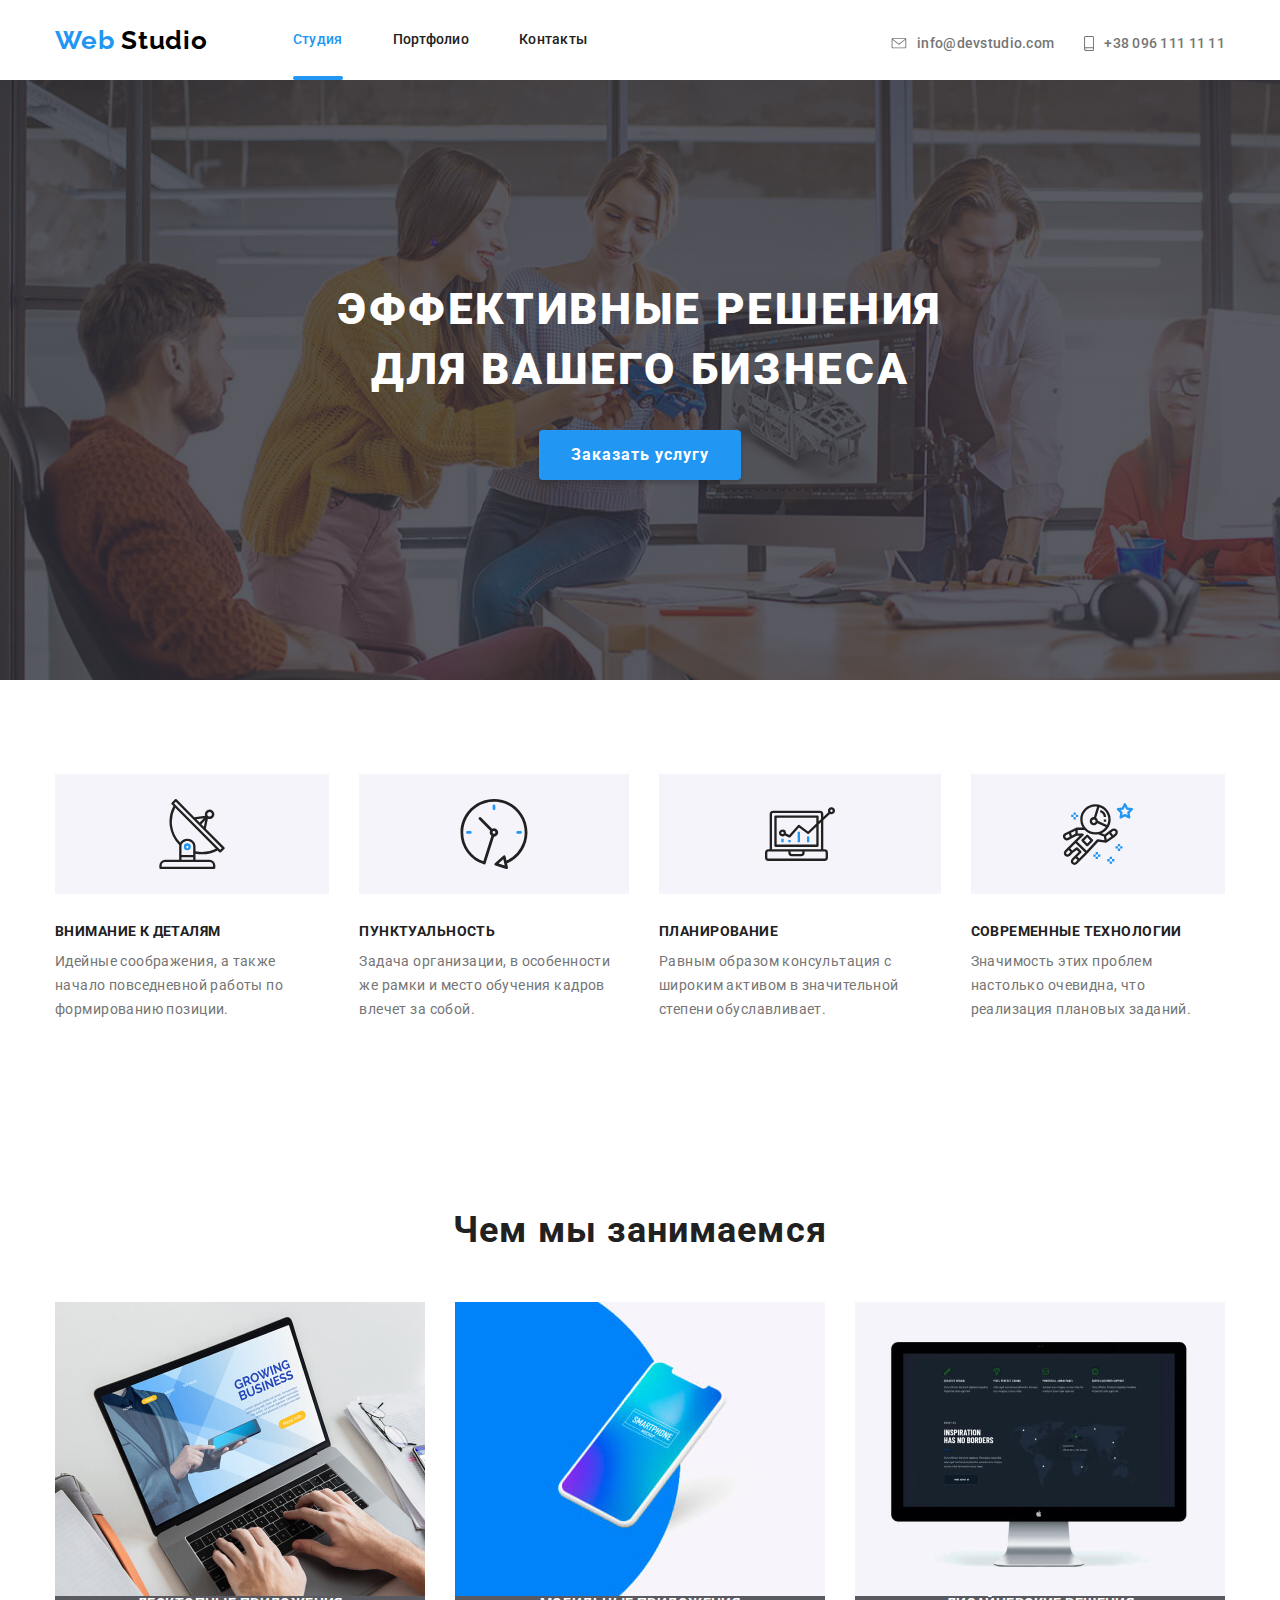
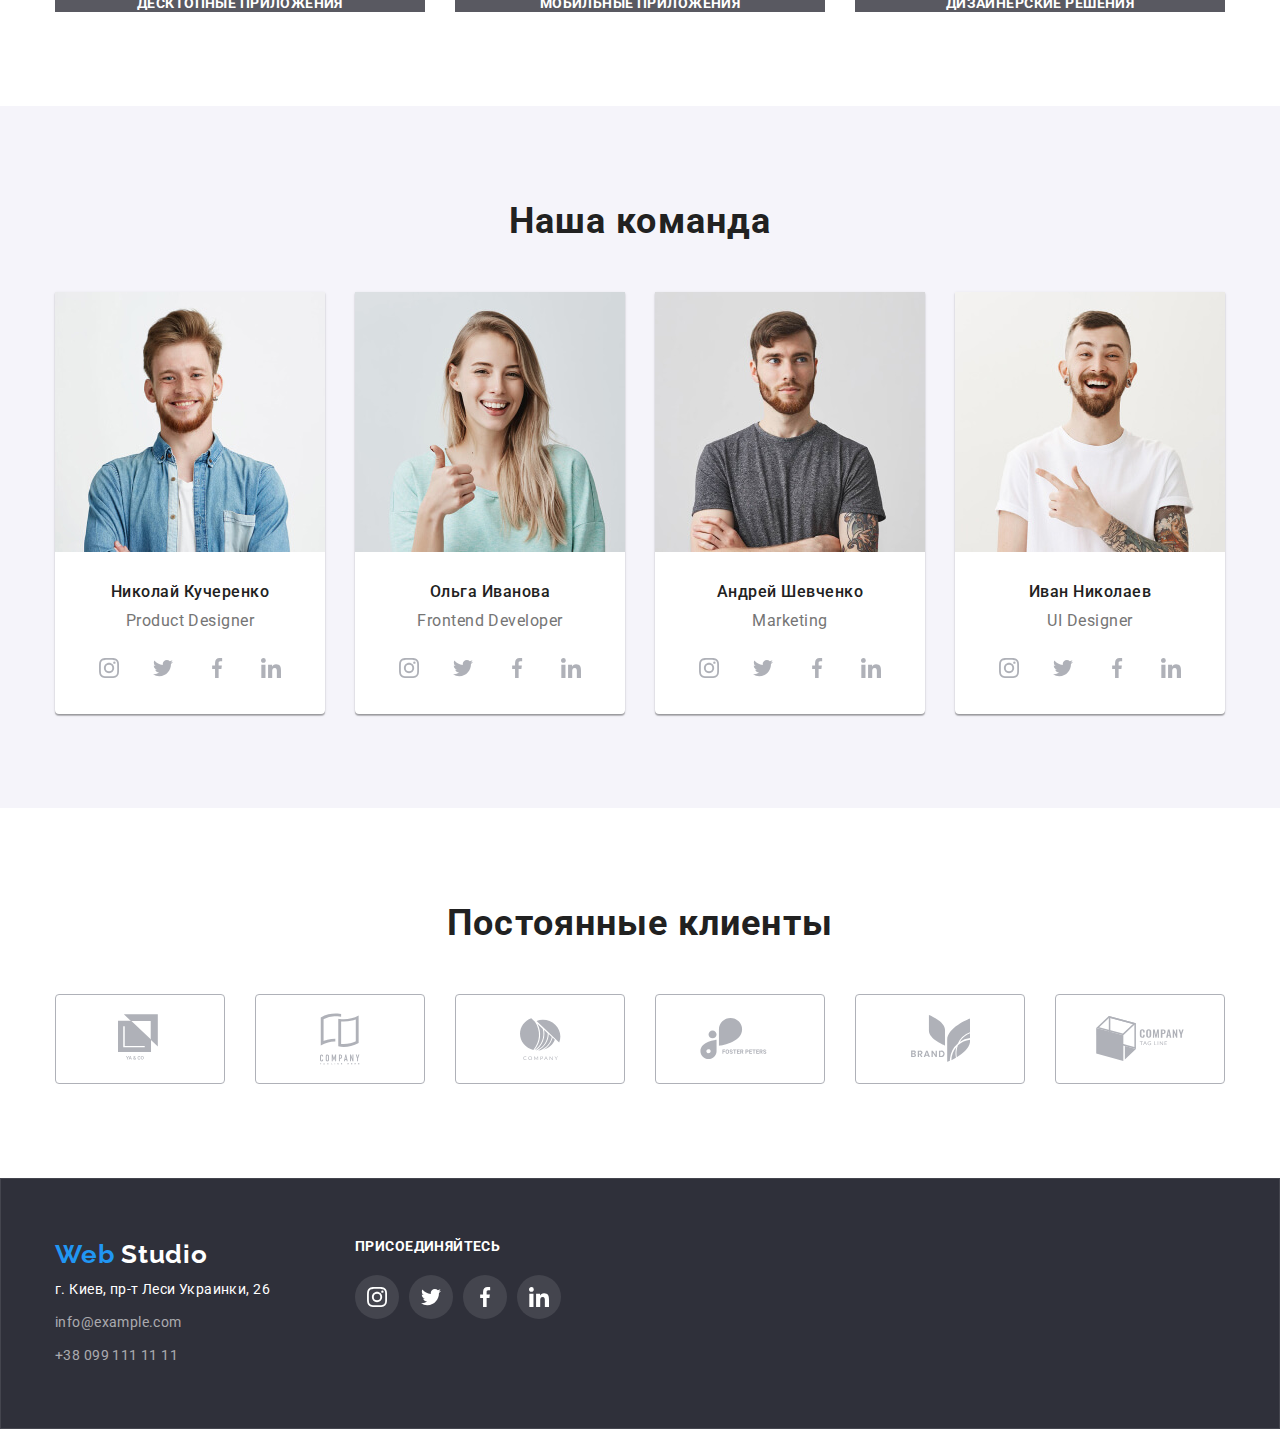
<file: index.html>
<!DOCTYPE html>
<html lang="ru">
  <head>
    <meta charset="UTF-8" />
    <meta name="viewport" content="Web Studio" />
    <title>Web Studio</title>
    <link
      href="https://fonts.googleapis.com/css2?family=Raleway:wght@700&family=Roboto:wght@400;500;700;900&display=swap"
      rel="stylesheet"
    />
    <link rel="stylesheet" href="./css/normalize.css" />
    <link rel="stylesheet" href="./css/styles.css" />
  </head>
  <body>
    <!--ШАПКА САЙТА-->
    <header class="header">
      <div class="container">
        <nav class="navigation">
          <a class="logo link" href="./index.html" aria-label="Логотип"
            ><span>Web </span>Studio</a
          >
          <ul class="navigation-list list">
            <li class="navigation-list-item">
              <a class="navigation-list-link link current" href="./index.html"
                >Студия</a
              >
            </li>
            <li class="navigation-list-item">
              <a class="navigation-list-link link" href="./portfolio.html"
                >Портфолио</a
              >
            </li>
            <li class="navigation-list-item">
              <a class="navigation-list-link link" href="">Контакты</a>
            </li>
          </ul>
        </nav>
        <ul class="header-address">
          <li class="header-address-list link">
            <a class="header-address-link" href="mailto:info@devstudio.com">
              <svg class="header-icon-envelope">
                <use href="./images/sprite.svg#envelope"></use>
              </svg>
              info@devstudio.com
            </a>
          </li>
          <li class="header-address-list link">
            <a class="header-address-link" href="tel:+380961111111">
              <svg class="header-icon-phone">
                <use href="./images/sprite.svg#smartphone"></use>
              </svg>
              +38 096 111 11 11
            </a>
          </li>
        </ul>
      </div>
    </header>
    <main>
      <!--HERO СЕКЦИЯ-->
      <section class="hero">
        <div class="container">
          <h1 class="hero-title">
            Эффективные решения <br />
            для вашего бизнеса
          </h1>
          <button class="modal-btn">Заказать услугу</button>
        </div>
      </section>
      <!--О НАС-->
      <section class="about-work section">
        <h2 hidden>О НАС</h2>
        <div class="container">
          <ul class="about-work-list list">
            <li class="about-work-list-item">
              <div class="about-us-bg">
                <svg class="about-us-svg">
                  <use href="./images/sprite.svg#antenna"></use>
                </svg>
              </div>
              <h3 class="subtitle">Внимание к деталям</h3>
              <p class="description">
                Идейные соображения, а также начало повседневной работы по
                формированию позиции.
              </p>
            </li>
            <li class="about-work-list-item">
              <div class="about-us-bg">
                <svg class="about-us-svg">
                  <use href="./images/sprite.svg#clock"></use>
                </svg>
              </div>
              <h3 class="subtitle">Пунктуальность</h3>
              <p class="description">
                Задача организации, в особенности же рамки и место обучения
                кадров влечет за собой.
              </p>
            </li>
            <li class="about-work-list-item">
              <div class="about-us-bg">
                <svg class="about-us-svg">
                  <use href="./images/sprite.svg#diagram"></use>
                </svg>
              </div>
              <h3 class="subtitle">Планирование</h3>
              <p class="description">
                Равным образом консультация с широким активом в значительной
                степени обуславливает.
              </p>
            </li>
            <li class="about-work-list-item">
              <div class="about-us-bg">
                <svg class="about-us-svg">
                  <use href="./images/sprite.svg#astronaut"></use>
                </svg>
              </div>
              <h3 class="subtitle">Современные технологии</h3>
              <p class="description">
                Значимость этих проблем настолько очевидна, что реализация
                плановых заданий.
              </p>
            </li>
          </ul>
        </div>
      </section>
      <!--ЧЕМ МЫ ЗАНИМАЕМСЯ-->
      <section class="about-us section">
        <div class="container">
          <h2 class="about-us-title title">Чем мы занимаемся</h2>
          <ul class="about-us-list list">
            <li class="about-us-list-item">
              <img
                src="./images/about-us/about-us1.jpg"
                alt="ноутбук на котором печатают"
                width="370"
                height="294"
              />
              <h3 class="about-subtitle">Десктопные приложения</h3>
            </li>
            <li class="about-us-list-item">
              <img
                src="./images/about-us/about-us2.jpg"
                alt="смартфон"
                width="370"
                height="294"
              />
              <h3 class="about-subtitle">Мобильные приложения</h3>
            </li>
            <li class="about-us-list-item">
              <img
                src="./images/about-us/about-us3.jpg"
                alt="монитор компьютера"
                width="370"
                height="294"
              />
              <h3 class="about-subtitle">Дизайнерские решения</h3>
            </li>
          </ul>
        </div>
      </section>
      <!--НАША КОМАНДА-->
      <section class="team-section section">
        <div class="container">
          <h2 class="team-section-title title">Наша команда</h2>
          <ul class="team-section-list list">
            <li class="team-section-list-item">
              <img
                src="./images/team/team1.jpg"
                alt="Николай Кучеренко"
                width="270"
                height="260"
              />
              <h3 class="team-subtitle">Николай Кучеренко</h3>
              <p class="team-description" lang="en">Product Designer</p>
              <ul class="social-links list">
                <li class="social-links-item">
                  <a
                    class="card-social-list-link"
                    href=""
                    aria-label="иконка инстаграма"
                  >
                    <svg class="icon-svg" width="20px" height="20px">
                      <use href="./images/sprite.svg#instagram"></use>
                    </svg>
                  </a>
                </li>
                <li class="social-links-item">
                  <a
                    class="card-social-list-link"
                    href=""
                    aria-label="иконка твиттера"
                  >
                    <svg class="icon-svg" width="20px" height="20px">
                      <use href="./images/sprite.svg#twitter"></use>
                    </svg>
                  </a>
                </li>
                <li class="social-links-item">
                  <a
                    class="card-social-list-link"
                    href=""
                    aria-label="иконка фейсбука"
                  >
                    <svg class="icon-svg" width="20px" height="20px">
                      <use href="./images/sprite.svg#facebook"></use>
                    </svg>
                  </a>
                </li>
                <li class="social-links-item">
                  <a
                    class="card-social-list-link"
                    href=""
                    aria-label="иконка линкедина"
                  >
                    <svg class="icon-svg" width="20px" height="20px">
                      <use href="./images/sprite.svg#linkedin"></use>
                    </svg>
                  </a>
                </li>
              </ul>
            </li>
            <li class="team-section-list-item">
              <img
                src="./images/team/team2.jpg"
                alt="Ольга Иванова"
                width="270"
                height="260"
              />
              <h3 class="team-subtitle">Ольга Иванова</h3>
              <p class="team-description" lang="en">Frontend Developer</p>
              <ul class="social-links list">
                <li class="social-links-item">
                  <a
                    class="card-social-list-link"
                    href=""
                    aria-label="иконка инстаграма"
                  >
                    <svg class="icon-svg" width="20px" height="20px">
                      <use href="./images/sprite.svg#instagram"></use>
                    </svg>
                  </a>
                </li>
                <li class="social-links-item">
                  <a
                    class="card-social-list-link"
                    href=""
                    aria-label="иконка твиттера"
                  >
                    <svg class="icon-svg" width="20px" height="20px">
                      <use href="./images/sprite.svg#twitter"></use>
                    </svg>
                  </a>
                </li>
                <li class="social-links-item">
                  <a
                    class="card-social-list-link"
                    href=""
                    aria-label="иконка фейсбука"
                  >
                    <svg class="icon-svg" width="20px" height="20px">
                      <use href="./images/sprite.svg#facebook"></use>
                    </svg>
                  </a>
                </li>
                <li class="social-links-item">
                  <a
                    class="card-social-list-link"
                    href=""
                    aria-label="иконка линкедина"
                  >
                    <svg class="icon-svg" width="20px" height="20px">
                      <use href="./images/sprite.svg#linkedin"></use>
                    </svg>
                  </a>
                </li>
              </ul>
            </li>
            <li class="team-section-list-item">
              <img
                src="./images/team/team3.jpg"
                alt="Андрей Шевченко"
                width="270"
                height="260"
              />
              <h3 class="team-subtitle">Андрей Шевченко</h3>
              <p class="team-description" lang="en">Marketing</p>
              <ul class="social-links list">
                <li class="social-links-item">
                  <a
                    class="card-social-list-link"
                    href=""
                    aria-label="иконка инстаграма"
                  >
                    <svg class="icon-svg" width="20px" height="20px">
                      <use href="./images/sprite.svg#instagram"></use>
                    </svg>
                  </a>
                </li>
                <li class="social-links-item">
                  <a
                    class="card-social-list-link"
                    href=""
                    aria-label="иконка твиттера"
                  >
                    <svg class="icon-svg" width="20px" height="20px">
                      <use href="./images/sprite.svg#twitter"></use>
                    </svg>
                  </a>
                </li>
                <li class="social-links-item">
                  <a
                    class="card-social-list-link"
                    href=""
                    aria-label="иконка фейсбука"
                  >
                    <svg class="icon-svg" width="20px" height="20px">
                      <use href="./images/sprite.svg#facebook"></use>
                    </svg>
                  </a>
                </li>
                <li class="social-links-item">
                  <a
                    class="card-social-list-link"
                    href=""
                    aria-label="иконка линкедина"
                  >
                    <svg class="icon-svg" width="20px" height="20px">
                      <use href="./images/sprite.svg#linkedin"></use>
                    </svg>
                  </a>
                </li>
              </ul>
            </li>
            <li class="team-section-list-item">
              <img
                src="./images/team/team4.jpg"
                alt="Иван Николаев"
                width="270"
                height="260"
              />
              <h3 class="team-subtitle">Иван Николаев</h3>
              <p class="team-description" lang="en">UI Designer</p>
              <ul class="social-links list">
                <li class="social-links-item">
                  <a
                    class="card-social-list-link"
                    href=""
                    aria-label="иконка инстаграма"
                  >
                    <svg class="icon-svg" width="20px" height="20px">
                      <use href="./images/sprite.svg#instagram"></use>
                    </svg>
                  </a>
                </li>
                <li class="social-links-item">
                  <a
                    class="card-social-list-link"
                    href=""
                    aria-label="иконка твиттера"
                  >
                    <svg class="icon-svg" width="20px" height="20px">
                      <use href="./images/sprite.svg#twitter"></use>
                    </svg>
                  </a>
                </li>
                <li class="social-links-item">
                  <a
                    class="card-social-list-link"
                    href=""
                    aria-label="иконка фейсбука"
                  >
                    <svg class="icon-svg" width="20px" height="20px">
                      <use href="./images/sprite.svg#facebook"></use>
                    </svg>
                  </a>
                </li>
                <li class="social-links-item">
                  <a
                    class="card-social-list-link"
                    href=""
                    aria-label="иконка линкедина"
                  >
                    <svg class="icon-svg" width="20px" height="20px">
                      <use href="./images/sprite.svg#linkedin"></use>
                    </svg>
                  </a>
                </li>
              </ul>
            </li>
          </ul>
        </div>
      </section>
      <!--ПОСТОЯННЫЕ КЛИЕНТЫ-->
      <section class="client-section section">
        <div class="container">
          <h2 class="client-section-title title">Постоянные клиенты</h2>
          <ul class="client-list list">
            <li class="client-list-item">
              <a class="client-list-item-link" href="">
                <svg width="44" height="49">
                  <use href="./images/sprite.svg#client-logo1"></use>
                </svg>
              </a>
            </li>
            <li class="client-list-item">
              <a class="client-list-item-link" href="">
                <svg width="40" height="52">
                  <use href="./images/sprite.svg#client-logo2"></use>
                </svg>
              </a>
            </li>
            <li class="client-list-item">
              <a class="client-list-item-link" href="">
                <svg width="41" height="42.6">
                  <use href="./images/sprite.svg#client-logo3"></use>
                </svg>
              </a>
            </li>
            <li class="client-list-item">
              <a class="client-list-item-link" href="">
                <svg width="79.66" height="42.02">
                  <use href="./images/sprite.svg#client-logo4"></use>
                </svg>
              </a>
            </li>
            <li class="client-list-item">
              <a class="client-list-item-link" href="">
                <svg width="59" height="47">
                  <use href="./images/sprite.svg#client-logo5"></use>
                </svg>
              </a>
            </li>
            <li class="client-list-item">
              <a class="client-list-item-link" href="">
                <svg width="88.48" height="45.44">
                  <use href="./images/sprite.svg#client-logo6"></use>
                </svg>
              </a>
            </li>
          </ul>
        </div>
      </section>
    </main>
    <!--ПОДВАЛ-->
    <footer class="footer">
      <div class="footer-container container">
        <div class="footer-section">
          <a class="footer-logo link" href="./index.html" aria-label="Логотип"
            ><span>Web </span>Studio</a
          >
          <address class="footer-address">
            <ul class="footer-address-list list">
              <li class="footer-address-item">
                <a
                  class="address-link link"
                  href="https://goo.gl/maps/X2qzdD9U5p8vsnmn8"
                  target="_blank"
                  >г. Киев, пр-т Леси Украинки, 26</a
                >
              </li>
              <li class="footer-address-item">
                <a
                  class="footer-addres-link link"
                  href="mailto:info@example.com"
                  >info@example.com</a
                >
              </li>
              <li class="footer-address-item">
                <a class="footer-addres-link link" href="tel:+380991111111"
                  >+38 099 111 11 11</a
                >
              </li>
            </ul>
          </address>
        </div>
        <div class="footer-utils">
          <b class="footer-subtitle">присоединяйтесь</b>
          <ul class="footer-links-list list">
            <li>
              <a
                class="footer-social-links"
                href=""
                aria-label="иконка инстаграма"
              >
                <svg width="20px" height="20px">
                  <use href="./images/sprite.svg#instagram"></use>
                </svg>
              </a>
            </li>
            <li>
              <a
                class="footer-social-links"
                href=""
                aria-label="иконка твиттера"
              >
                <svg width="20px" height="20px">
                  <use href="./images/sprite.svg#twitter"></use>
                </svg>
              </a>
            </li>
            <li>
              <a
                class="footer-social-links"
                href=""
                aria-label="иконка фейсбука"
              >
                <svg width="20px" height="20px">
                  <use href="./images/sprite.svg#facebook"></use>
                </svg>
              </a>
            </li>
            <li>
              <a
                class="footer-social-links"
                href=""
                aria-label="иконка линкедина"
              >
                <svg width="20px" height="20px">
                  <use href="./images/sprite.svg#linkedin"></use>
                </svg>
              </a>
            </li>
          </ul>
        </div>
      </div>
    </footer>
  </body>
</html>
</file>
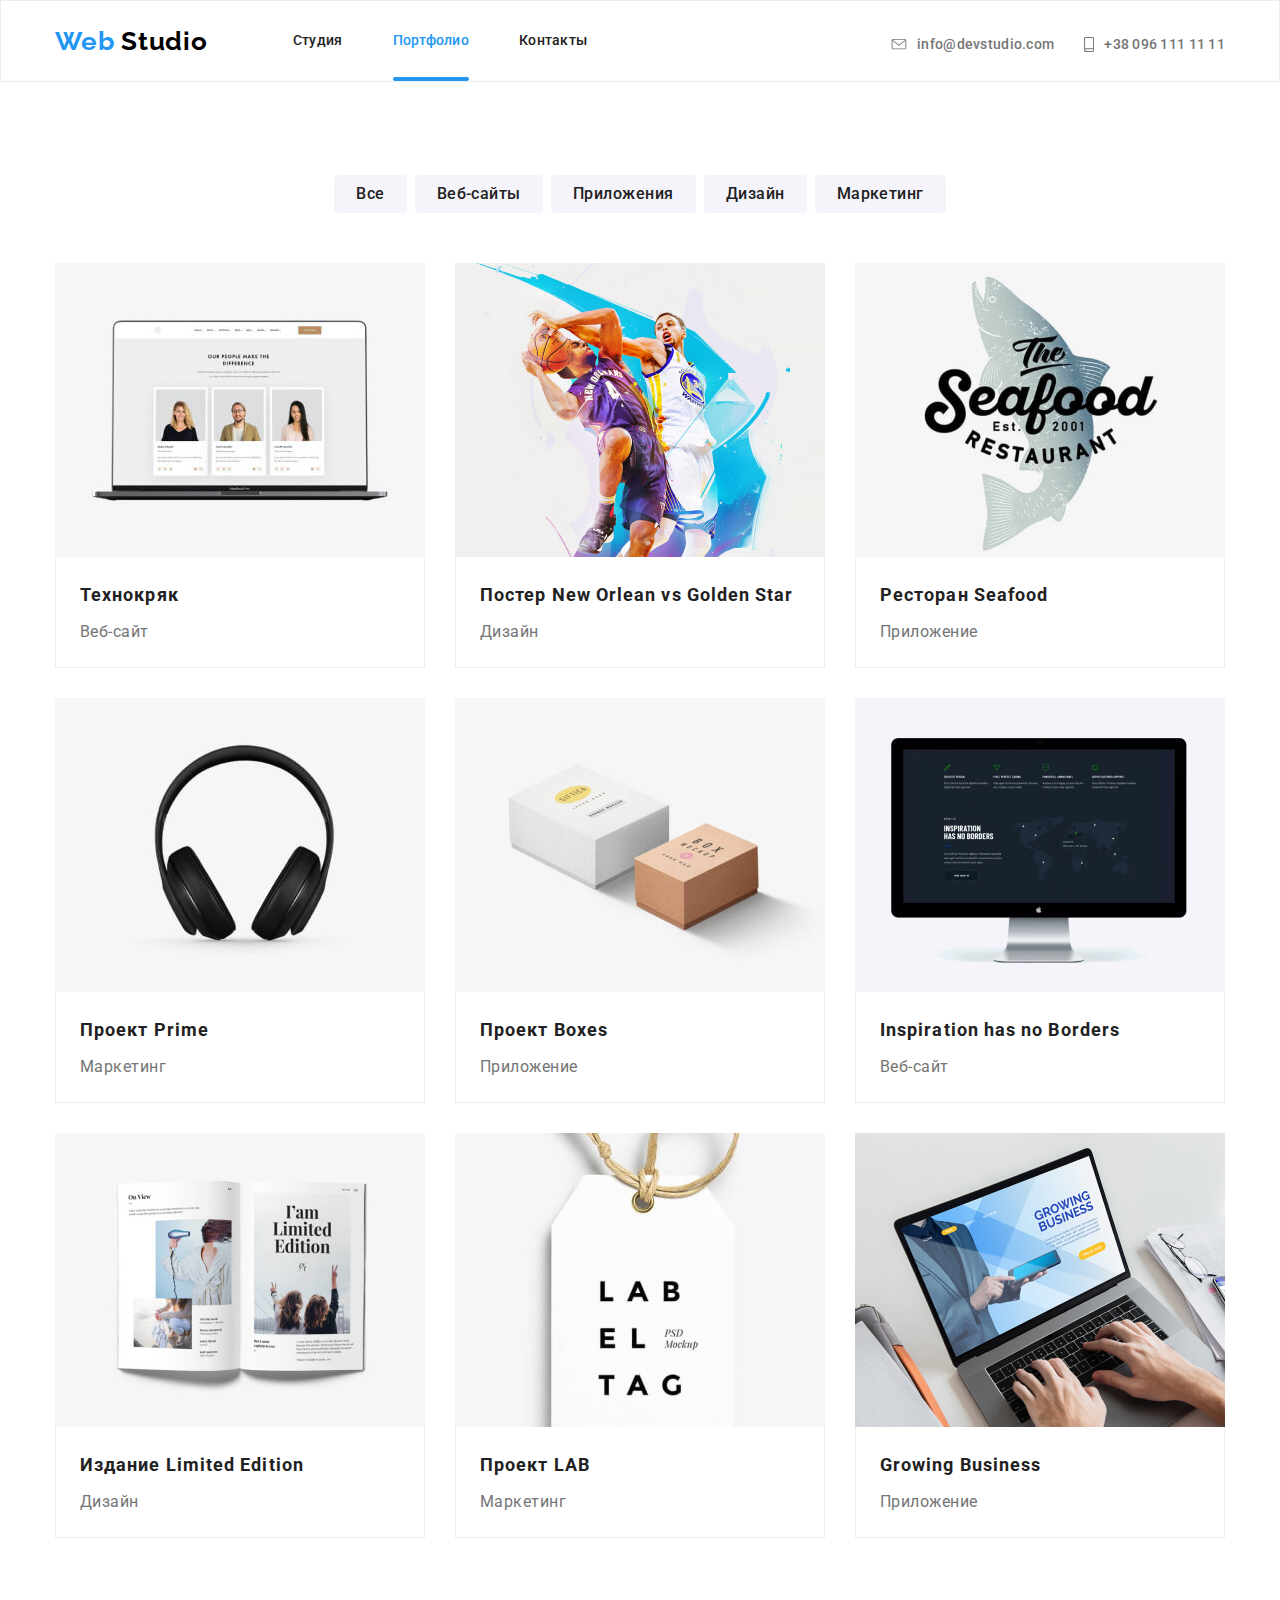
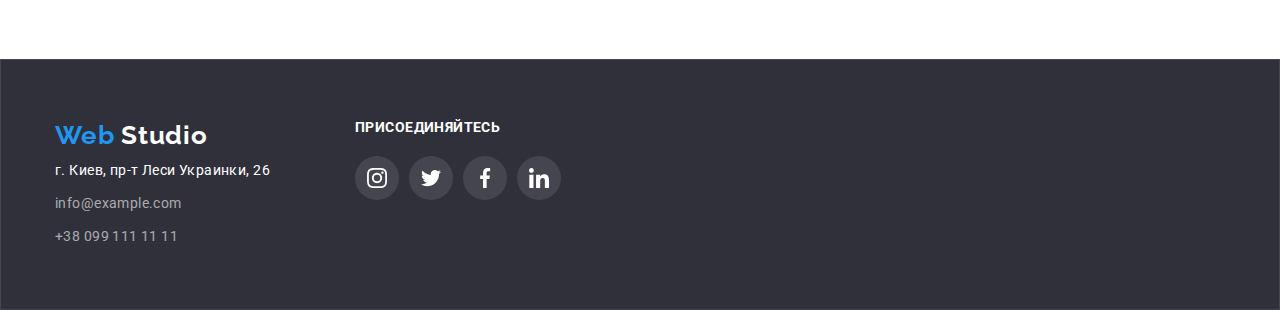
<file: portfolio.html>
<!DOCTYPE html>
<html lang="ru">
  <head>
    <meta charset="UTF-8" />
    <meta name="viewport" content="Portfolio" />
    <title>Web Studio</title>
    <link
      href="https://fonts.googleapis.com/css2?family=Raleway:wght@700&family=Roboto:wght@400;500;700;900&display=swap"
      rel="stylesheet"
    />
    <link rel="stylesheet" href="./css/normalize.css" />
    <link rel="stylesheet" href="./css/styles.css" />
    <link
      href="https://fonts.googleapis.com/css2?family=Raleway:wght@700&family=Roboto:wght@400;500;700;900&display=swap"
      rel="stylesheet"
    />
  </head>

  <body>
    <!--ШАПКА САЙТА-->
    <header class="portfolio-header header">
      <div class="container">
        <nav class="navigation">
          <a class="logo link" href="./index.html" aria-label="Логотип"
            ><span>Web </span>Studio</a
          >
          <ul class="navigation-list list">
            <li class="navigation-list-item">
              <a class="navigation-list-link link" href="./index.html"
                >Студия</a
              >
            </li>
            <li class="navigation-list-item">
              <a
                class="navigation-list-link link current"
                href="./portfolio.html"
                >Портфолио</a
              >
            </li>
            <li class="navigation-list-item">
              <a class="navigation-list-link link" href="">Контакты</a>
            </li>
          </ul>
        </nav>
        <ul class="header-address">
          <li class="header-address-list link">
            <a class="header-address-link" href="mailto:info@devstudio.com">
              <svg class="header-icon-envelope">
                <use href="./images/sprite.svg#envelope"></use>
              </svg>
              info@devstudio.com
            </a>
          </li>
          <li class="header-address-list link">
            <a class="header-address-link" href="tel:+380961111111">
              <svg class="header-icon-phone">
                <use href="./images/sprite.svg#smartphone"></use>
              </svg>
              +38 096 111 11 11
            </a>
          </li>
        </ul>
      </div>
    </header>
    <!--НАВИГАЦИЯ ПОРТФОЛИО-->
    <main>
      <div class="portfolio-nav container">
        <ul class="portfolio-nav-buttons list">
          <li class="nav-btn-list"><button class="nav-btn">Все</button></li>
          <li class="nav-btn-list">
            <button class="nav-btn">Веб-сайты</button>
          </li>
          <li class="nav-btn-list">
            <button class="nav-btn">Приложения</button>
          </li>
          <li class="nav-btn-list"><button class="nav-btn">Дизайн</button></li>
          <li class="nav-btn-list">
            <button class="nav-btn">Маркетинг</button>
          </li>
        </ul>
      </div>
      <!--ПОРТФОЛИО-->
      <section class="portfolio">
        <div class="container">
          <h1 class="title" hidden>ПОРТФОЛИО</h1>
          <ul class="portfolio-list list">
            <li class="portfolio-list-item">
              <a class="portfolio-link link" href="">
                <img
                  class="portfolio-img"
                  src="./images/portfolio-pic/portfolio-pic-1.jpg"
                  alt="открытый ноутбук"
                  width="370"
                  height="294"
                />
                <div class="card-content">
                  <h2 class="portfolio-title">Технокряк</h2>
                  <p class="portfolio-subtitle">Веб-сайт</p>
                  <p class="portfolio-text" hidden>
                    Технокряк это современная площадка распространения
                    коронавируса. Компании используют эту платформу для
                    цифрового шпионажа и атак на защищённые сервера конкурентов.
                  </p>
                </div>
              </a>
            </li>
            <li class="portfolio-list-item">
              <a class="portfolio-link link" href="">
                <img
                  class="portfolio-img"
                  src="./images/portfolio-pic/portfolio-pic-2.jpg"
                  alt="два баскетболиста борятся за мяч"
                  width="370"
                  height="294"
                />
                <div class="card-content">
                  <h2 class="portfolio-title">
                    Постер New Orlean vs Golden Star
                  </h2>
                  <p class="portfolio-subtitle">Дизайн</p>
                  <p class="portfolio-text"></p>
                </div>
              </a>
            </li>
            <li class="portfolio-list-item">
              <a class="portfolio-link link" href="">
                <img
                  class="portfolio-img"
                  src="./images/portfolio-pic/portfolio-pic-3.jpg"
                  alt="рыба логотип ресторана"
                  width="370"
                  height="294"
                />
                <div class="card-content">
                  <h2 class="portfolio-title">Ресторан Seafood</h2>
                  <p class="portfolio-subtitle">Приложение</p>
                  <p class="portfolio-text"></p>
                </div>
              </a>
            </li>
            <li class="portfolio-list-item">
              <a class="portfolio-link link" href="">
                <img
                  class="portfolio-img"
                  src="./images/portfolio-pic/portfolio-pic-4.jpg"
                  alt="наушники"
                  width="370"
                  height="294"
                />
                <div class="card-content">
                  <h2 class="portfolio-title">Проект Prime</h2>
                  <p class="portfolio-subtitle">Маркетинг</p>
                  <p class="portfolio-text"></p>
                </div>
              </a>
            </li>
            <li class="portfolio-list-item">
              <a class="portfolio-link link" href="">
                <img
                  class="portfolio-img"
                  src="./images/portfolio-pic/portfolio-pic-5.jpg"
                  alt="две коробочки"
                  width="370"
                  height="294"
                />
                <div class="card-content">
                  <h2 class="portfolio-title">Проект Boxes</h2>
                  <p class="portfolio-subtitle">Приложение</p>
                  <p class="portfolio-text"></p>
                </div>
              </a>
            </li>
            <li class="portfolio-list-item">
              <a class="portfolio-link link" href="">
                <img
                  class="portfolio-img"
                  src="./images/portfolio-pic/portfolio-pic-6.jpg"
                  alt="монитор компьютера"
                  width="370"
                  height="294"
                />
                <div class="card-content">
                  <h2 class="portfolio-title">Inspiration has no Borders</h2>
                  <p class="portfolio-subtitle">Веб-сайт</p>
                  <p class="portfolio-text"></p>
                </div>
              </a>
            </li>
            <li class="portfolio-list-item">
              <a class="portfolio-link link" href="">
                <img
                  class="portfolio-img"
                  src="./images/portfolio-pic/portfolio-pic-7.jpg"
                  alt="открытая книга с иллюстрациями"
                  width="370"
                  height="294"
                />
                <div class="card-content">
                  <h2 class="portfolio-title">Издание Limited Edition</h2>
                  <p class="portfolio-subtitle">Дизайн</p>
                  <p class="portfolio-text"></p>
                </div>
              </a>
            </li>
            <li class="portfolio-list-item">
              <a class="portfolio-link link" href="">
                <img
                  class="portfolio-img"
                  src="./images/portfolio-pic/portfolio-pic-8.jpg"
                  alt="ярлычек"
                  width="370"
                  height="294"
                />
                <div class="card-content">
                  <h2 class="portfolio-title">Проект LAB</h2>
                  <p class="portfolio-subtitle">Маркетинг</p>
                  <p class="portfolio-text"></p>
                </div>
              </a>
            </li>
            <li class="portfolio-list-item">
              <a class="portfolio-link link" href="">
                <img
                  class="portfolio-img"
                  src="./images/portfolio-pic/portfolio-pic-9.jpg"
                  alt="ноутбук на котором печатают"
                  width="370"
                  height="294"
                />
                <div class="card-content">
                  <h2 class="portfolio-title">Growing Business</h2>
                  <p class="portfolio-subtitle">Приложение</p>
                  <p class="portfolio-text"></p>
                </div>
              </a>
            </li>
          </ul>
        </div>
      </section>
    </main>
    <!--ПОДВАЛ-->
    <footer class="footer">
      <div class="footer-container container">
        <div class="footer-section">
          <a class="footer-logo link" href="./index.html" aria-label="Логотип"
            ><span>Web </span>Studio</a
          >
          <address class="footer-address">
            <ul class="footer-address-list list">
              <li class="footer-address-item">
                <a
                  class="address-link link"
                  href="https://goo.gl/maps/X2qzdD9U5p8vsnmn8"
                  target="_blank"
                  >г. Киев, пр-т Леси Украинки, 26</a
                >
              </li>
              <li class="footer-address-item">
                <a
                  class="footer-addres-link link"
                  href="mailto:info@example.com"
                  >info@example.com</a
                >
              </li>
              <li class="footer-address-item">
                <a class="footer-addres-link link" href="tel:+380991111111"
                  >+38 099 111 11 11</a
                >
              </li>
            </ul>
          </address>
        </div>
        <div class="footer-utils">
          <b class="footer-subtitle">присоединяйтесь</b>
          <ul class="footer-links-list list">
            <li>
              <a
                class="footer-social-links"
                href=""
                aria-label="иконка инстаграма"
              >
                <svg width="20px" height="20px">
                  <use href="./images/sprite.svg#instagram"></use>
                </svg>
              </a>
            </li>
            <li>
              <a
                class="footer-social-links"
                href=""
                aria-label="иконка твиттера"
              >
                <svg width="20px" height="20px">
                  <use href="./images/sprite.svg#twitter"></use>
                </svg>
              </a>
            </li>
            <li>
              <a
                class="footer-social-links"
                href=""
                aria-label="иконка фейсбука"
              >
                <svg width="20px" height="20px">
                  <use href="./images/sprite.svg#facebook"></use>
                </svg>
              </a>
            </li>
            <li>
              <a
                class="footer-social-links"
                href=""
                aria-label="иконка линкедина"
              >
                <svg width="20px" height="20px">
                  <use href="./images/sprite.svg#linkedin"></use>
                </svg>
              </a>
            </li>
          </ul>
        </div>
      </div>
    </footer>
  </body>
</html>
</file>
<file: css/styles.css>
/* шрифты: 
Raleway - bold
Roboto - bold
Roboto - medium
Roboto - black
Roboto - regular
*/

/* 
Синий:
color: #2196F3;
Черный:
color: #000000;
color: #212121;
Серый:
color: #757575;
Белый:
color: #FFFFFF; 
*/

/* * {
  outline: 1px solid tomato;
} */

html {
  box-sizing: border-box;
}

*,
*::before,
*::after {
  box-sizing: inherit;
  margin: 0;
  padding: 0;
}

:root {
  --primary-text-color: #757575;
  --title-text-color: #212121;
  --accent-color: #2196f3;
  --logo-text-color: #000000;
  --secondary-text-color: #ffffff;
  --background: #f5f4fa;
  --social-icon-color: #afb1b8;
}

body {
  margin: 0;
  /* background-color: #e5e5e5; */
  font-family: "Roboto", sans-serif;
  font-size: 14px;
  color: var(--primary-text-color);
}

h1,
h2,
h3,
h4,
h5,
h6,
p {
  margin: 0px;
}

img {
  display: block;
  max-width: 100%;
  height: auto;
}

a {
  text-decoration: none;
}

.link {
  text-decoration: none;
  display: block;
}

.list {
  list-style: none;
  margin: 0;
  padding: 0;
}

.section {
  padding-top: 94px;
  padding-bottom: 94px;
}

.container {
  width: 1200px;
  padding-left: 15px;
  padding-right: 15px;
  margin-left: auto;
  margin-right: auto;
}

.title {
  margin-bottom: 50px;
}

/*  ШАПКА САЙТА */

.header .container {
  display: flex;
  align-items: center;
  justify-content: space-between;
}

.header-address {
  display: flex;
  margin-left: auto;
}

.navigation {
  display: flex;
  align-items: center;
}

.navigation-list {
  display: flex;
}

.navigation-list-item:not(:last-child) {
  margin-right: 50px;
}

.navigation-list-link {
  padding-top: 32px;
  /* padding-bottom: 32px; */
}

.header-address-list a {
  display: flex;
  color: var(--primary-text-color);
  padding-top: 32px;
  padding-bottom: 25px;
  align-items: center;
}

.header-address-link:hover,
.header-address-link:focus,
.header-address-link:hover .header-icon-envelope,
.header-address-link:focus .header-icon-envelope,
.header-address-link:hover .header-icon-phone,
.header-address-link:focus .header-icon-phone {
  color: var(--accent-color);
  fill: var(--accent-color);
}

.header-icon-envelope {
  width: 16px;
  height: 11px;
  margin-right: 10px;
  margin-bottom: 0px;
  margin-top: 0px;
  fill: var(--primary-text-color);
}

.header-icon-phone {
  width: 10px;
  height: 15px;
  margin-right: 10px;
  margin-bottom: 0px;
  margin-top: 0px;
  fill: var(--primary-text-color);
}

.header-address-list:not(:last-child) {
  margin-right: 30px;
}

.header-address-link:not(:last-child) {
  margin-right: 10px;
}

.logo {
  font-family: "Raleway";
  font-weight: 700;
  font-size: 26px;
  line-height: 1.19;
  /* identical to box height */
  letter-spacing: 0.03em;
  color: var(--logo-text-color);
  margin-right: 85px;
}

.logo > span {
  color: var(--accent-color);
}

.navigation-list-link,
.header-address {
  font-weight: 500;
  font-size: 14px;
  line-height: 1.14;
  letter-spacing: 0.02em;
  color: var(--title-text-color);
}

.navigation-list-link:hover,
.navigation-list-link:focus {
  color: var(--accent-color);
}

.navigation-list .link.current {
  color: var(--accent-color);
}

.header-address {
  color: var(--primary-text-color);
}

.link.current::after {
  display: block;
  content: "";
  width: 100%;
  height: 4px;
  background: var(--accent-color);
  /* margin-right: auto;
  margin-left: auto; */
  border-radius: 2px;
  margin-top: 28px;
}

/* ПОРТФОЛИО */
.portfolio-header {
  border: 1px solid #ececec;
}

.portfolio-nav {
  padding-top: 93px;
  padding-bottom: 50px;
}

.nav-btn {
  font-weight: 500;
  font-size: 16px;
  line-height: 1.63;
  /* identical to box height, or 162% */
  text-align: center;
  letter-spacing: 0.03em;
  color: var(--title-text-color);
  background: var(--background);
  border-radius: 4px;
  border-style: none;
  padding: 6px 22px;
}

.nav-btn-list:not(:last-child) {
  margin-right: 8px;
}

.nav-btn-list .nav-btn:hover,
.nav-btn-list .nav-btn:focus {
  color: #ffffff;
  background-color: var(--accent-color);
  box-shadow: 0px 2px 2px rgba(0, 0, 0, 0.12), 0px 1px 2px rgba(0, 0, 0, 0.08),
    0px 3px 1px rgba(0, 0, 0, 0.1);
}

.portfolio-nav-buttons {
  display: flex;
  justify-content: center;
}

.portfolio-list {
  display: flex;
  flex-wrap: wrap;
  padding-bottom: 121px;
}

.portfolio-list-item {
  margin-right: 30px;
  margin-bottom: 30px;
  background: var(--secondary-text-color);
  border-bottom-right-radius: 5px;
  border-bottom-left-radius: 5px;
  width: calc((100% - 60px) / 3);
}

.portfolio-list-item:nth-child(3n) {
  margin-right: 0px;
}

.portfolio-list-item:nth-last-child(-n + 3) {
  margin-bottom: 0px;
}

.portfolio-link:hover,
.portfolio-link:focus {
  box-shadow: 1px 4px 6px rgba(0, 0, 0, 0.16), 0px 4px 4px rgba(0, 0, 0, 0.06),
    0px 1px 1px rgba(0, 0, 0, 0.12);
}

.card-content {
  background: var(--secondary-text-color);
  padding-top: 20px;
  padding-right: 24px;
  padding-bottom: 20px;
  padding-left: 24px;
  border: 1px solid #eeeeee;
  border-top: 0;
}

.portfolio-title {
  font-weight: 700;
  font-size: 18px;
  line-height: 2;
  /* identical to box height, or 200% */
  letter-spacing: 0.06em;
  color: var(--title-text-color);
  padding-bottom: 4px;
}

.portfolio-subtitle {
  font-weight: 400;
  font-size: 16px;
  line-height: 1.88;
  /* identical to box height, or 187% */
  letter-spacing: 0.03em;

  color: var(--primary-text-color);
}

.portfolio-text {
  font-weight: 400;
  font-size: 18px;
  line-height: 1.56;
  /* or 156% */
  letter-spacing: 0.03em;

  color: var(--secondary-text-color);
}

/* HERO СЕКЦИЯ */

.hero {
  padding-top: 200px;
  padding-bottom: 200px;
  /* временный background
  background: var(--background); */
  display: block;
  margin-left: auto;
  margin-right: auto;
  background-image: linear-gradient(
      rgba(47, 48, 58, 0.8),
      rgba(47, 48, 58, 0.8)
    ),
    url(../images/header/header-img.jpg);
  background-repeat: no-repeat;
  background-size: cover;
  background-color: var(--logo-text-color);
  max-width: 1600px;
}

.hero-title {
  font-weight: 900;
  font-size: 44px;
  line-height: 1.36;
  /* or 136% */
  text-align: center;
  letter-spacing: 0.06em;
  text-transform: uppercase;
  color: var(--secondary-text-color);
  margin-bottom: 30px;
}

.modal-btn {
  font-weight: 700;
  font-size: 16px;
  line-height: 1.88;
  /* identical to box height, or 187% */
  display: block;
  align-items: center;
  text-align: center;
  letter-spacing: 0.06em;
  color: var(--secondary-text-color);
  background-color: var(--accent-color);
  box-shadow: 0px 4px 4px rgba(0, 0, 0, 0.15);
  border-radius: 4px;
  border: none;
  margin: auto;
  padding: 10px 32px;
}

/* О НАС */

.about-us-bg {
  display: flex;
  background: var(--background);
  height: 120px;
  margin-bottom: 30px;
  align-items: center;
}

.about-us-svg {
  width: 70px;
  height: 70px;
  margin-left: auto;
  margin-right: auto;
  align-items: center;
}

.about-work-list {
  display: flex;
}

.about-work-list-item:not(:last-child) {
  margin-right: 30px;
}

.about-work-icon {
  margin-bottom: 30px;
}

.subtitle {
  font-weight: 700;
  font-size: 14px;
  line-height: 1.14;
  letter-spacing: 0.03em;
  text-transform: uppercase;
  color: var(--title-text-color);
  margin-bottom: 10px;
}

.description {
  font-weight: 400;
  font-size: 14px;
  line-height: 1.71;
  letter-spacing: 0.03em;
  color: var(--primary-text-color);
}

/* ЧЕМ МЫ ЗАНИМАЕМСЯ */

.about-us-list {
  display: flex;
}

.about-us-list-item:not(:last-child) {
  margin-right: 30px;
}

.title {
  font-weight: 700;
  font-size: 36px;
  line-height: 1.17;
  text-align: center;
  letter-spacing: 0.03em;
  color: var(--title-text-color);
}

.about-subtitle {
  font-weight: 700;
  font-size: 14px;
  line-height: 1.14;
  text-align: center;
  letter-spacing: 0.03em;
  text-transform: uppercase;
  color: var(--secondary-text-color);
  background: rgba(47, 48, 58, 0.8);
}

/* НАША КОМАНДА */

.team-section {
  background: var(--background);
}

.team-section-list {
  display: flex;
}

.social-links {
  display: flex;
  justify-content: center;
  padding-left: 32px;
  padding-right: 32px;
  padding-bottom: 24px;
}

.team-section-list-item {
  background: var(--secondary-text-color);
  /* material shadow v1 */
  box-shadow: 0px 2px 1px rgba(0, 0, 0, 0.2), 0px 1px 1px rgba(0, 0, 0, 0.14),
    0px 1px 3px rgba(0, 0, 0, 0.12);
  border-radius: 0px 0px 4px 4px;
}

.team-section-list-item:not(:last-child) {
  margin-right: 30px;
}

.social-links-item:not(:last-child) {
  margin-right: 10px;
}

.card-social-list-link {
  display: flex;
  justify-content: center;
  align-items: center;
  width: 44px;
  min-height: 44px;
  border-radius: 50%;
}

.card-social-list-link:hover,
.card-social-list-link:focus {
  background-color: var(--accent-color);
}

.card-social-list-link:hover .icon-svg,
.card-social-list-link:focus .icon-svg {
  fill: var(--secondary-text-color);
}

.icon-svg {
  fill: var(--social-icon-color);
}

/* .icon-svg:hover {
  fill: var(--primary-text-color);
  background-color: var(--secondary-text-color);
} */

.team-subtitle {
  font-weight: 500;
  font-size: 16px;
  line-height: 1.19;
  /* identical to box height */
  text-align: center;
  letter-spacing: 0.03em;
  color: var(--title-text-color);
  margin-top: 30px;
  margin-bottom: 10px;
}

.team-description {
  font-weight: 400;
  font-size: 16px;
  line-height: 1.19;
  /* identical to box height */
  text-align: center;
  letter-spacing: 0.03em;
  color: var(--primary-text-color);
  margin-bottom: 16px;
}

.social-links-item:hover,
.social-links-item:focus {
  color: var(--accent-color);
}

/* ПОСТОЯННЫЕ КЛИЕНТЫ */

.client-list {
  display: flex;
}

.client-list-item:not(:last-child) {
  margin-right: 30px;
}

.client-list-item-link {
  fill: var(--social-icon-color);
}

.client-list-item-link {
  display: flex;
  justify-content: center;
  align-items: center;
  width: 170px;
  height: 90px;
  border: 1px solid #afb1b8;
  box-sizing: border-box;
  border-radius: 4px;
}

.client-list-item-link:hover,
.client-list-item-link:focus {
  border: 1px solid var(--accent-color);
  fill: var(--accent-color);
}

/*не понимаю почему не работают ховер и фокус для клиентов*/

/* ПОДВАЛ */

.footer {
  background: #2f303a;
  border: 1px solid rgba(255, 255, 255, 0.1);
}

.footer-logo {
  font-family: "Raleway";
  font-weight: 700;
  font-size: 26px;
  line-height: 1.19;
  /* identical to box height */
  letter-spacing: 0.03em;
  color: var(--secondary-text-color);
  margin-bottom: 8px;
}

.footer-logo > span {
  color: var(--accent-color);
}

.footer-address-item .address-link {
  font-family: Roboto;
  font-style: normal;
  font-weight: 400;
  font-size: 14px;
  line-height: 1.71;
  /* or 171% */
  letter-spacing: 0.03em;
  color: var(--secondary-text-color);
}

.footer-address-item:not(:last-child) {
  margin-bottom: 9px;
}

.footer-addres-link {
  font-family: Roboto;
  font-style: normal;
  font-weight: normal;
  font-size: 14px;
  line-height: 1.71;
  /* or 171% */
  letter-spacing: 0.03em;
  color: rgba(255, 255, 255, 0.6);
}

.footer-addres-link:not(:last-child) {
  margin-bottom: 9px;
}

.footer-subtitle {
  display: flex;
  font-weight: 700;
  font-size: 14px;
  line-height: 1.14;
  letter-spacing: 0.03em;
  text-transform: uppercase;
  color: var(--secondary-text-color);
  margin-bottom: 20px;
}

.footer-container {
  display: flex;
  padding-bottom: 60px;
  padding-top: 60px;
}

.footer-links-list {
  display: flex;
}

.footer-section {
  margin-right: 85px;
}

.footer-links-list li:not(:last-child) {
  margin-right: 10px;
}

.footer-social-links {
  display: flex;
  width: 44px;
  min-height: 44px;
  justify-content: center;
  align-items: center;
  background-color: rgba(255, 255, 255, 0.1);
  border-radius: 50%;
  fill: var(--secondary-text-color);
}

.footer-social-links:hover,
.footer-social-links:focus {
  background-color: var(--accent-color);
}
</file>
